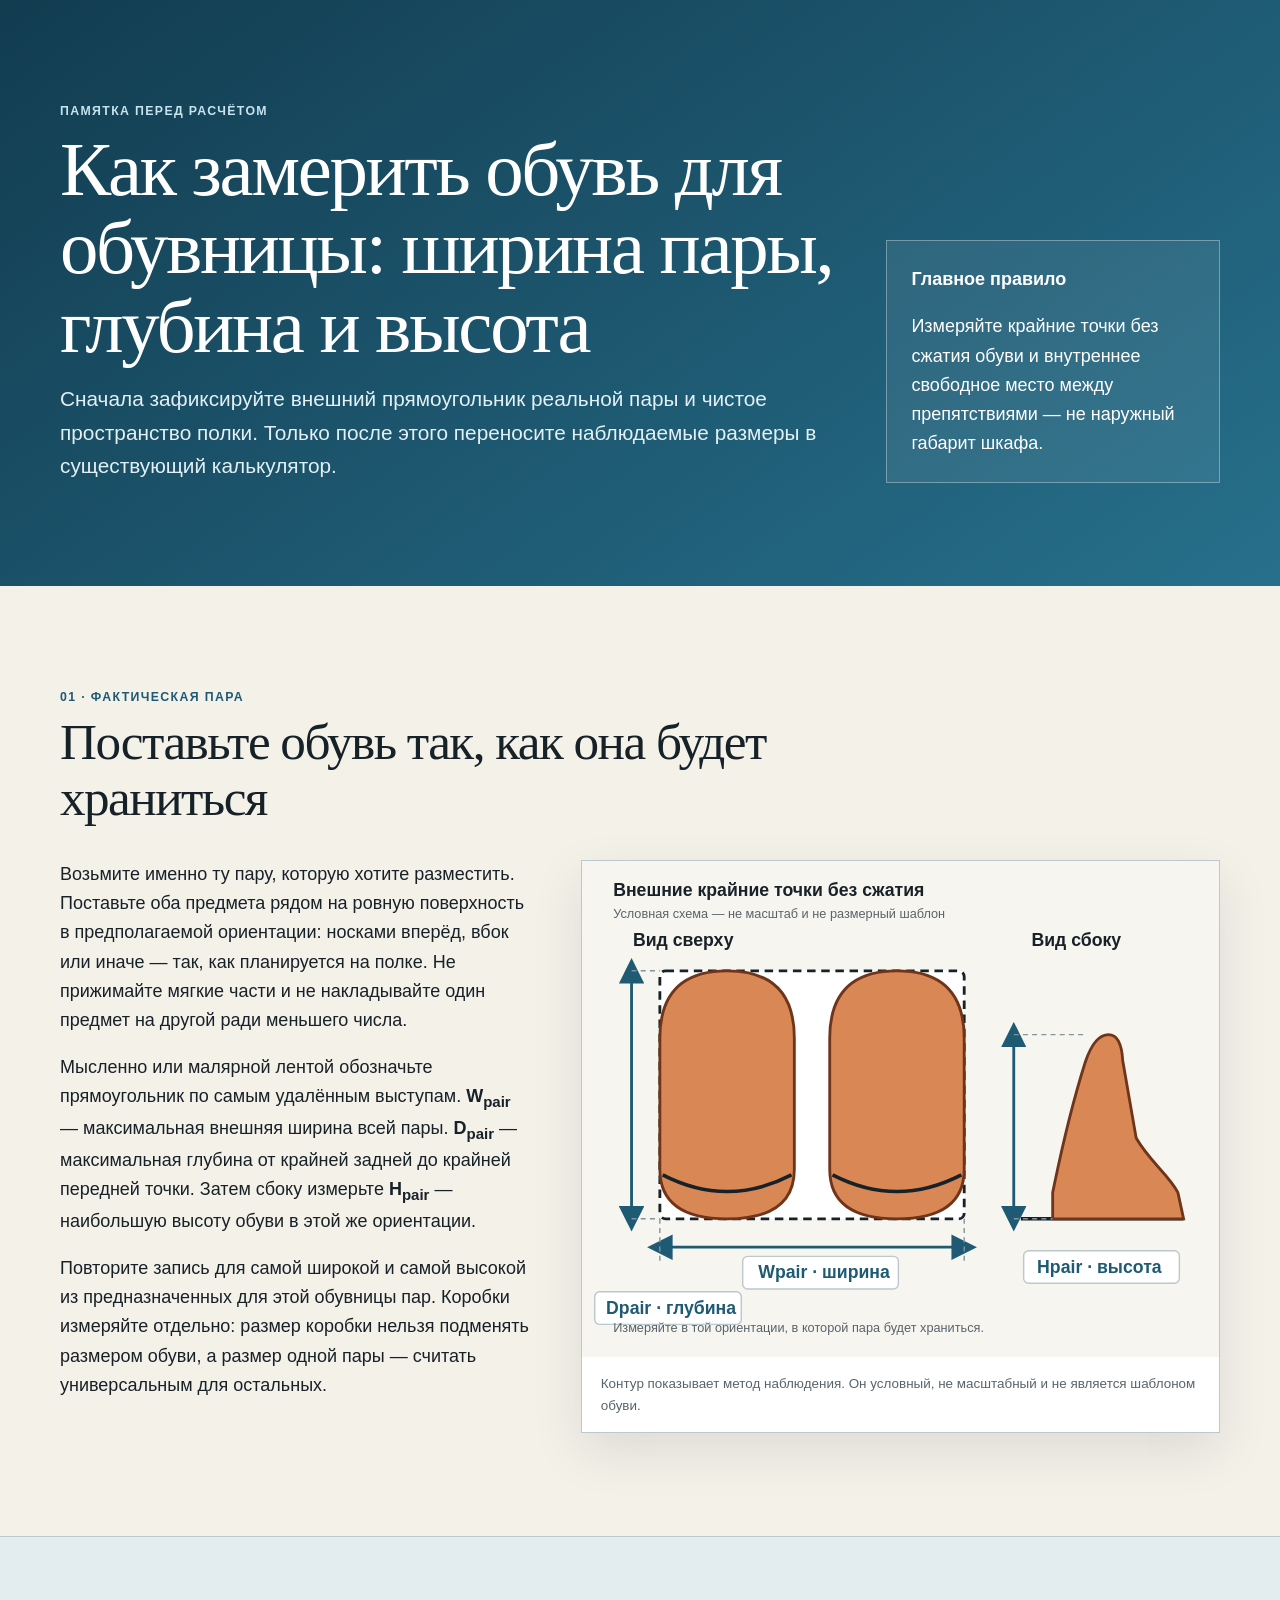
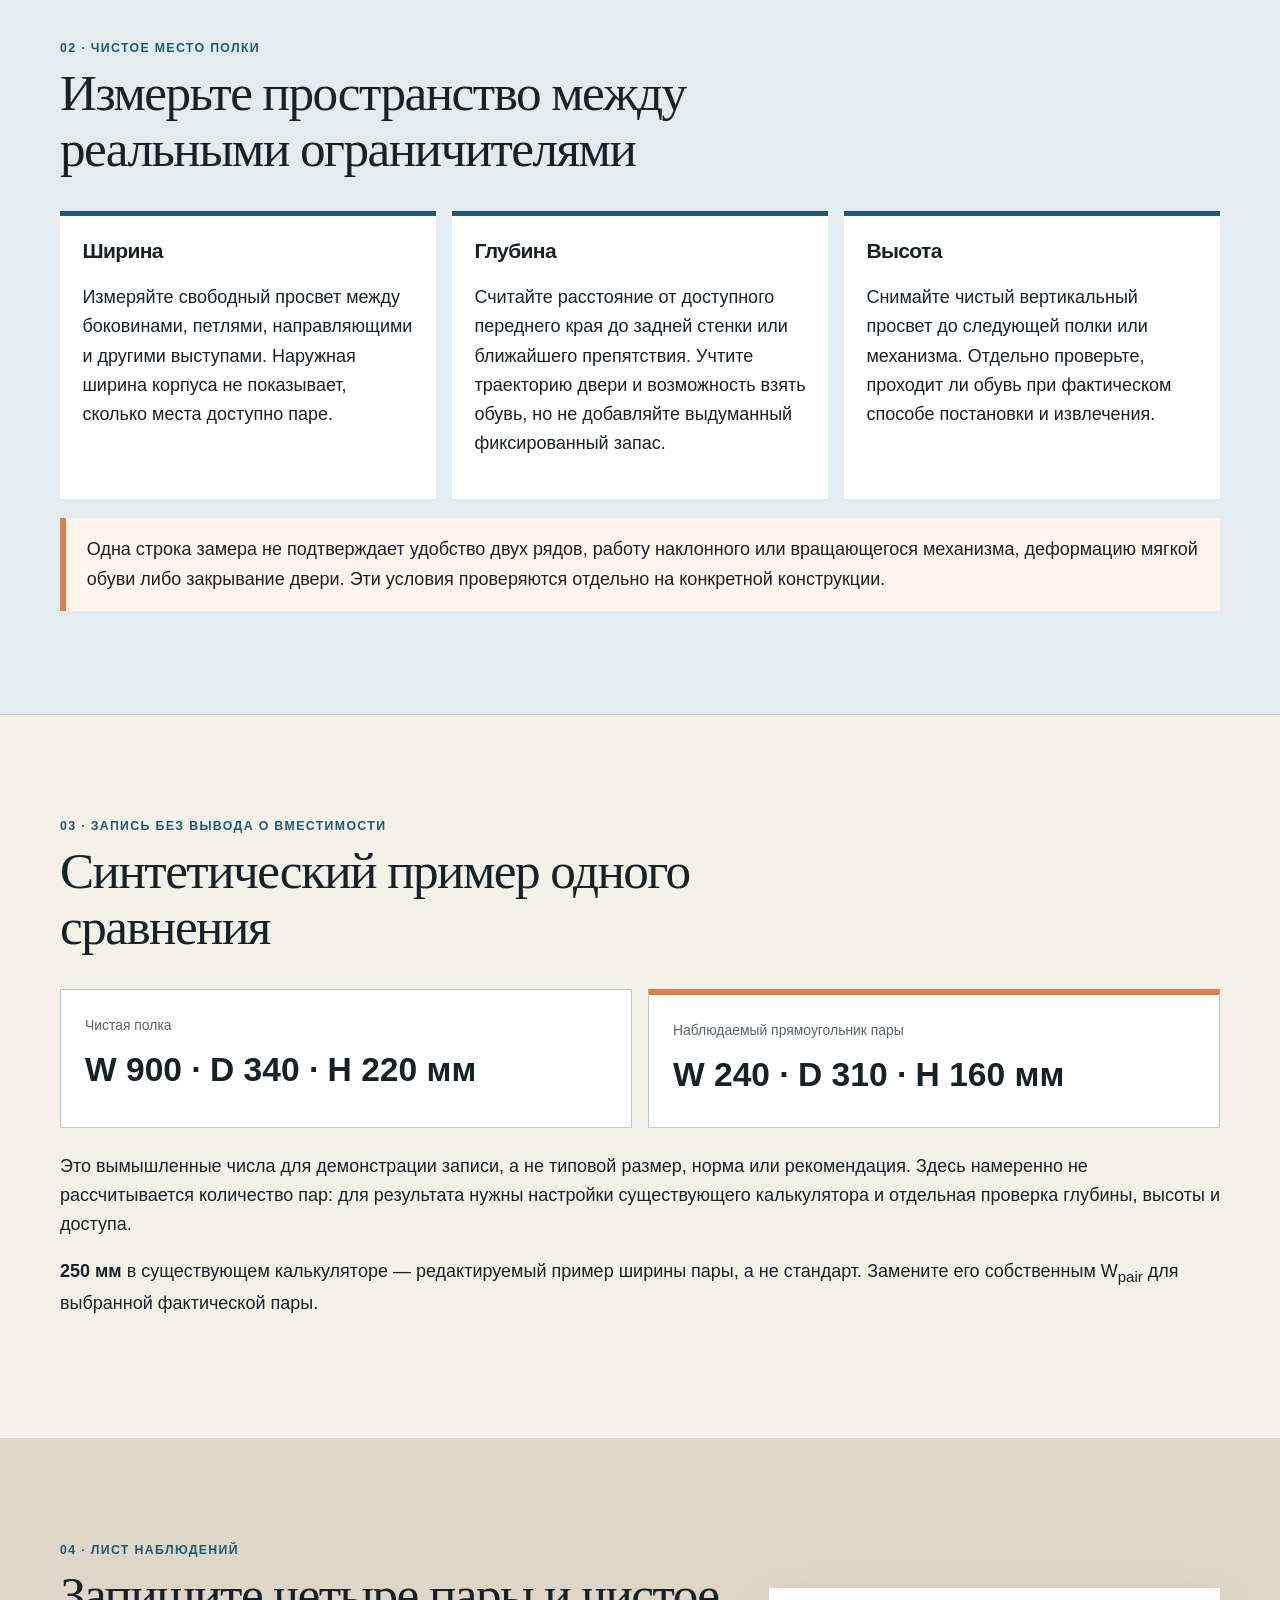
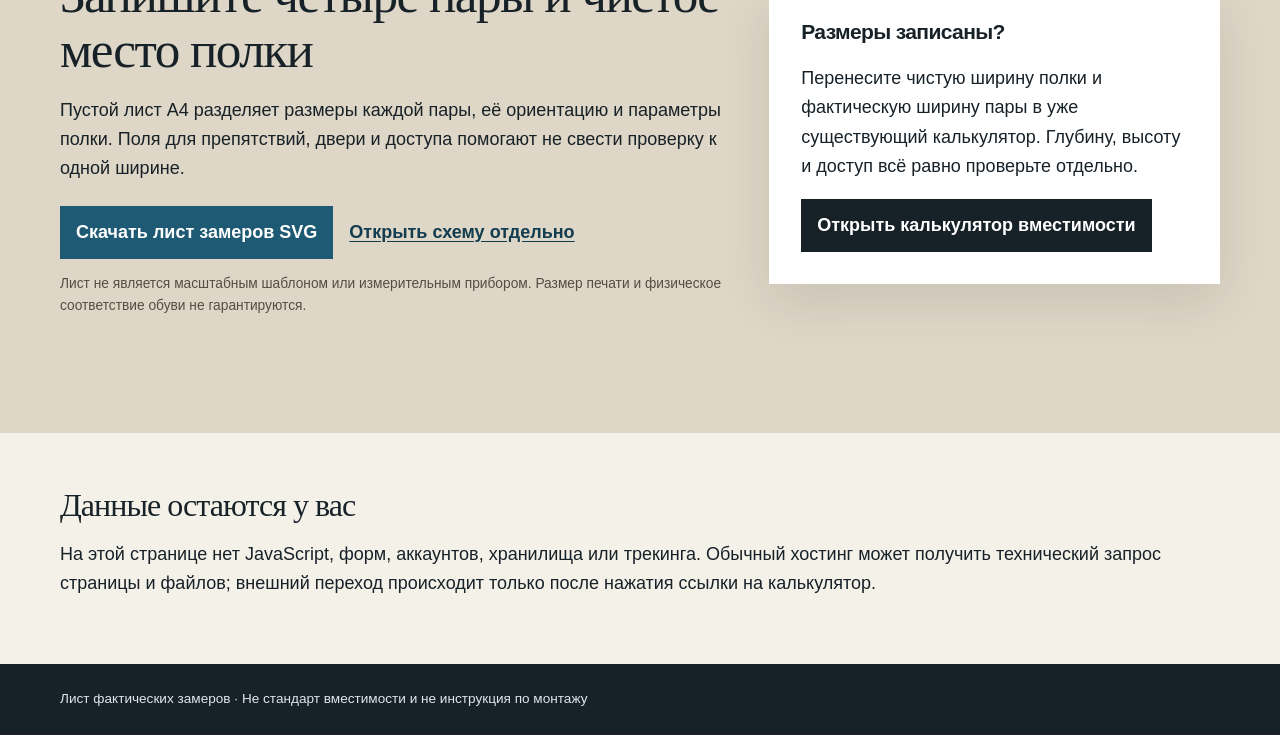
<file: index.html>
<!doctype html>
<html lang="ru">
<head>
  <meta charset="utf-8">
  <meta name="viewport" content="width=device-width,initial-scale=1">
  <meta name="robots" content="index,follow">
  <meta name="google-site-verification" content="fxav4NFuUbsVKkkGCwAQyVzlPy7XdI-itFY_XiKmodE" />
  <meta name="description" content="Как снять внешние размеры реальной пары обуви и чистого пространства полки перед расчётом вместимости обувницы.">
  <meta http-equiv="Content-Security-Policy" content="default-src 'self'; style-src 'self'; img-src 'self'; script-src 'none'; connect-src 'none'; object-src 'none'; base-uri 'none'; form-action 'none'">
  <link rel="canonical" href="https://tatyanazaiceva76.github.io/kak-zamerit-obuv-dlya-obuvnicy/">
  <link rel="stylesheet" href="styles.css">
  <title>Как замерить обувь для обувницы: ширина пары, глубина и высота</title>
</head>
<body>
  <a class="skip" href="#main">К содержанию</a>
  <header class="masthead">
    <div class="wrap hero">
      <div>
        <p class="eyebrow">Памятка перед расчётом</p>
        <h1>Как замерить обувь для обувницы: ширина пары, глубина и высота</h1>
        <p class="lead">Сначала зафиксируйте внешний прямоугольник реальной пары и чистое пространство полки. Только после этого переносите наблюдаемые размеры в существующий калькулятор.</p>
      </div>
      <aside class="quick-note">
        <strong>Главное правило</strong>
        <p>Измеряйте крайние точки без сжатия обуви и внутреннее свободное место между препятствиями — не наружный габарит шкафа.</p>
      </aside>
    </div>
  </header>

  <main id="main">
    <section class="section wrap" aria-labelledby="pair-title">
      <div class="section-heading">
        <p class="step">01 · Фактическая пара</p>
        <h2 id="pair-title">Поставьте обувь так, как она будет храниться</h2>
      </div>
      <div class="two-col">
        <div class="prose">
          <p>Возьмите именно ту пару, которую хотите разместить. Поставьте оба предмета рядом на ровную поверхность в предполагаемой ориентации: носками вперёд, вбок или иначе — так, как планируется на полке. Не прижимайте мягкие части и не накладывайте один предмет на другой ради меньшего числа.</p>
          <p>Мысленно или малярной лентой обозначьте прямоугольник по самым удалённым выступам. <strong>W<sub>pair</sub></strong> — максимальная внешняя ширина всей пары. <strong>D<sub>pair</sub></strong> — максимальная глубина от крайней задней до крайней передней точки. Затем сбоку измерьте <strong>H<sub>pair</sub></strong> — наибольшую высоту обуви в этой же ориентации.</p>
          <p>Повторите запись для самой широкой и самой высокой из предназначенных для этой обувницы пар. Коробки измеряйте отдельно: размер коробки нельзя подменять размером обуви, а размер одной пары — считать универсальным для остальных.</p>
        </div>
        <figure class="diagram">
          <img src="shoe-pair-measurement.svg" alt="Вид сверху на пару обуви внутри внешнего прямоугольника с размерами ширины и глубины; рядом вид сбоку с размером высоты">
          <figcaption>Контур показывает метод наблюдения. Он условный, не масштабный и не является шаблоном обуви.</figcaption>
        </figure>
      </div>
    </section>

    <section class="section shelf-section" aria-labelledby="shelf-title">
      <div class="wrap">
        <div class="section-heading">
          <p class="step">02 · Чистое место полки</p>
          <h2 id="shelf-title">Измерьте пространство между реальными ограничителями</h2>
        </div>
        <div class="card-grid">
          <article>
            <h3>Ширина</h3>
            <p>Измеряйте свободный просвет между боковинами, петлями, направляющими и другими выступами. Наружная ширина корпуса не показывает, сколько места доступно паре.</p>
          </article>
          <article>
            <h3>Глубина</h3>
            <p>Считайте расстояние от доступного переднего края до задней стенки или ближайшего препятствия. Учтите траекторию двери и возможность взять обувь, но не добавляйте выдуманный фиксированный запас.</p>
          </article>
          <article>
            <h3>Высота</h3>
            <p>Снимайте чистый вертикальный просвет до следующей полки или механизма. Отдельно проверьте, проходит ли обувь при фактическом способе постановки и извлечения.</p>
          </article>
        </div>
        <p class="boundary">Одна строка замера не подтверждает удобство двух рядов, работу наклонного или вращающегося механизма, деформацию мягкой обуви либо закрывание двери. Эти условия проверяются отдельно на конкретной конструкции.</p>
      </div>
    </section>

    <section class="section wrap" aria-labelledby="example-title">
      <div class="section-heading">
        <p class="step">03 · Запись без вывода о вместимости</p>
        <h2 id="example-title">Синтетический пример одного сравнения</h2>
      </div>
      <div class="example-grid">
        <div class="measure-card">
          <span>Чистая полка</span>
          <strong>W 900 · D 340 · H 220 мм</strong>
        </div>
        <div class="measure-card accent">
          <span>Наблюдаемый прямоугольник пары</span>
          <strong>W 240 · D 310 · H 160 мм</strong>
        </div>
      </div>
      <p>Это вымышленные числа для демонстрации записи, а не типовой размер, норма или рекомендация. Здесь намеренно не рассчитывается количество пар: для результата нужны настройки существующего калькулятора и отдельная проверка глубины, высоты и доступа.</p>
      <p><strong>250 мм</strong> в существующем калькуляторе — редактируемый пример ширины пары, а не стандарт. Замените его собственным W<sub>pair</sub> для выбранной фактической пары.</p>
    </section>

    <section class="section worksheet-section" id="worksheet" aria-labelledby="worksheet-title">
      <div class="wrap worksheet-grid">
        <div>
          <p class="step">04 · Лист наблюдений</p>
          <h2 id="worksheet-title">Запишите четыре пары и чистое место полки</h2>
          <p>Пустой лист A4 разделяет размеры каждой пары, её ориентацию и параметры полки. Поля для препятствий, двери и доступа помогают не свести проверку к одной ширине.</p>
          <div class="actions">
            <a class="button" href="shoe-pair-worksheet.svg" download>Скачать лист замеров SVG</a>
            <a class="text-link" href="shoe-pair-measurement.svg">Открыть схему отдельно</a>
          </div>
          <p class="fine">Лист не является масштабным шаблоном или измерительным прибором. Размер печати и физическое соответствие обуви не гарантируются.</p>
        </div>
        <aside class="calculator-card">
          <h3>Размеры записаны?</h3>
          <p>Перенесите чистую ширину полки и фактическую ширину пары в уже существующий калькулятор. Глубину, высоту и доступ всё равно проверьте отдельно.</p>
          <a class="button dark" href="https://kupeshkafy24.ru/napolnenie/vmestimost-obuvnicy/" rel="noreferrer noopener">Открыть калькулятор вместимости</a>
        </aside>
      </div>
    </section>

    <section class="privacy wrap" aria-labelledby="privacy-title">
      <h2 id="privacy-title">Данные остаются у вас</h2>
      <p>На этой странице нет JavaScript, форм, аккаунтов, хранилища или трекинга. Обычный хостинг может получить технический запрос страницы и файлов; внешний переход происходит только после нажатия ссылки на калькулятор.</p>
    </section>
  </main>

  <footer class="footer"><div class="wrap">Лист фактических замеров · Не стандарт вместимости и не инструкция по монтажу</div></footer>
</body>
</html>
</file>
<file: styles.css>
:root{--ink:#172128;--muted:#58646b;--blue:#1e5a73;--blue-dark:#123c50;--paper:#f4f1e9;--panel:#fff;--tint:#e3edf0;--line:#bcc8cc;--accent:#d9824d;--shadow:0 18px 48px rgba(23,33,40,.1)}
*{box-sizing:border-box}html{scroll-behavior:smooth}body{margin:0;background:var(--paper);color:var(--ink);font:18px/1.62 Arial,sans-serif}.wrap{width:min(1160px,calc(100% - 36px));margin-inline:auto}img{display:block;max-width:100%}a{color:var(--blue-dark);text-underline-offset:.18em}a:focus-visible{outline:3px solid #b94f0f;outline-offset:4px;border-radius:3px}.skip{position:fixed;z-index:10;left:1rem;top:1rem;transform:translateY(-180%);padding:.65rem 1rem;background:#fff;color:#000;border:2px solid #000}.skip:focus{transform:none}.masthead{padding:clamp(3.5rem,8vw,7rem) 0;background:linear-gradient(145deg,#123c50,#27708c);color:#fff}.hero{display:grid;grid-template-columns:minmax(0,1.4fr) minmax(280px,.6fr);gap:3rem;align-items:end}.eyebrow,.step{margin:0;font-size:.77rem;font-weight:800;letter-spacing:.11em;text-transform:uppercase}.eyebrow{color:#c7e3ec}.step{color:var(--blue)}h1,h2,h3{line-height:1.12;letter-spacing:-.03em}h1{max-width:860px;margin:.55rem 0 1rem;font:500 clamp(2.6rem,6vw,5.4rem)/1.02 Georgia,serif}.lead{max-width:760px;margin:0;color:#e2f0f4;font-size:clamp(1.08rem,2vw,1.3rem)}.quick-note{padding:1.5rem;border:1px solid #ffffff55;background:#ffffff12}.quick-note p{margin-bottom:0}.section{padding-block:clamp(3.5rem,8vw,7rem)}.section-heading{max-width:850px;margin-bottom:2.2rem}.section-heading h2,.worksheet-grid h2,.privacy h2{margin:.4rem 0 0;font:500 clamp(2rem,4vw,3.7rem)/1.08 Georgia,serif}.two-col{display:grid;grid-template-columns:minmax(0,.85fr) minmax(430px,1.15fr);gap:3rem;align-items:start}.prose p:first-child{margin-top:0}.diagram{margin:0;background:#fff;border:1px solid var(--line);box-shadow:var(--shadow)}.diagram img{width:100%}.diagram figcaption{padding:1rem 1.2rem;color:var(--muted);font-size:.84rem}.shelf-section{background:var(--tint);border-block:1px solid var(--line)}.card-grid{display:grid;grid-template-columns:repeat(3,minmax(0,1fr));gap:1rem}.card-grid article{padding:1.4rem;background:#fff;border-top:5px solid var(--blue)}.card-grid h3{margin-top:0}.boundary{margin:1.2rem 0 0;padding:1.1rem 1.3rem;border-left:6px solid var(--accent);background:#fff5ed}.example-grid{display:grid;grid-template-columns:repeat(2,minmax(0,1fr));gap:1rem;margin-bottom:1.5rem}.measure-card{padding:1.5rem;border:1px solid var(--line);background:#fff}.measure-card span,.measure-card strong{display:block}.measure-card span{color:var(--muted);font-size:.87rem}.measure-card strong{margin-top:.4rem;font-size:clamp(1.35rem,3vw,2.1rem)}.measure-card.accent{border-top:6px solid var(--accent)}.worksheet-section{background:#ded6c6}.worksheet-grid{display:grid;grid-template-columns:minmax(0,1.1fr) minmax(300px,.75fr);gap:3rem;align-items:center}.actions{display:flex;flex-wrap:wrap;gap:1rem;align-items:center;margin-top:1.4rem}.button{display:inline-block;padding:.75rem 1rem;background:var(--blue);color:#fff;font-weight:800;text-decoration:none}.button:hover{background:var(--blue-dark)}.text-link{font-weight:800}.fine{color:#554e41;font-size:.86rem}.calculator-card{padding:2rem;background:#fff;box-shadow:var(--shadow)}.calculator-card h3{margin-top:0}.button.dark{background:var(--ink)}.privacy{padding-block:3rem}.privacy h2{font-size:2rem}.footer{padding:1.5rem 0;background:var(--ink);color:#dfe7ea;font-size:.85rem}
@media(max-width:860px){.hero,.two-col,.worksheet-grid{grid-template-columns:1fr}.card-grid{grid-template-columns:1fr}.diagram{max-width:680px}.example-grid{grid-template-columns:1fr}}
@media(max-width:520px){body{font-size:16px}.wrap{width:min(100% - 24px,1160px)}h1{font-size:2.55rem}.section{padding-block:3.5rem}.actions{align-items:stretch;flex-direction:column}.button,.text-link{width:100%}.quick-note,.calculator-card,.measure-card{padding:1.2rem}}
@media print{.skip,.masthead,.actions,.footer{display:none}body{background:#fff;color:#000;font-size:11pt}.section{padding-block:1rem}.diagram,.calculator-card{box-shadow:none;break-inside:avoid}}
</file>
